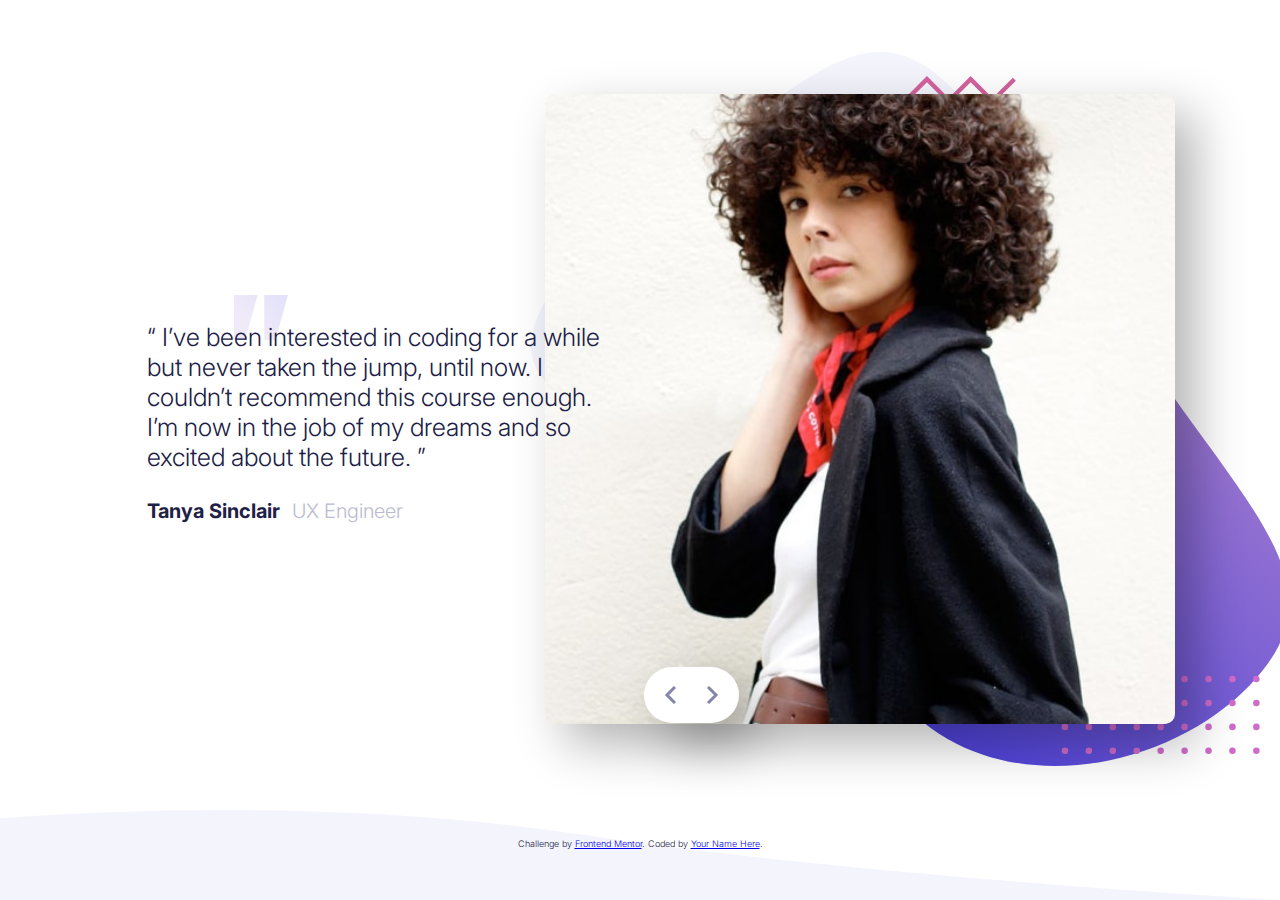
<file: index.html>
<!DOCTYPE html>
<html lang="en">
<head>
  <meta charset="UTF-8">
  <meta name="viewport" content="width=device-width, initial-scale=1.0"> <!-- displays site properly based on user's device -->

  <link rel="icon" type="image/png" sizes="32x32" href="./images/favicon-32x32.png">
  
  <title>Frontend Mentor | Coding Bootcamp Testimonials Slider</title>


  <link href="https://fonts.googleapis.com/css2?family=Inter:wght@300;500;700&display=swap" rel="stylesheet">
  <link rel="stylesheet" href="./assets/style/style.css">
</head>
<body>

<div class="wrap">
  <div class="photo-wrap">
<img class="photo" src="./images/image-tanya.jpg" alt="Tanya Sinclair Portrait">
<img class="photo" src="./images/image-john.jpg" alt="John Trakpor Portrait" style="display:none;">

<div class="nav">
<div class="prev"><img src="./images/icon-prev.svg" alt="previous button"></div>
<div class="next"><img src="./images/icon-next.svg" alt="next button"></div>
</div>

</div>

<div class="content">
<div class="testimonial">
<span class="quote">
    “ I’ve been interested in coding for a while but never taken the jump, until now. 
  I couldn’t recommend this course enough. I’m now in the job of my dreams and so 
  excited about the future. ” 
</span>
  <div class="person">
   <span class="name">
      Tanya Sinclair
    </span>
  <span class="role">
    UX Engineer
  </span>
</div>
</div>

<div class="testimonial" style="display: none;">
<span class="quote">
  “ If you want to lay the best foundation possible I’d recommend taking this course. 
  The depth the instructors go into is incredible. I now feel so confident about 
  starting up as a professional developer. ”
</span>
<div class="person">
  <span class="name">
    John Tarkpor
  </span>
  <span class="role">
    Junior Front-end Developer
  </span>
</div>
</div>
</div>
</div>


  <div class="attribution">
    Challenge by <a href="https://www.frontendmentor.io?ref=challenge" target="_blank">Frontend Mentor</a>. 
    Coded by <a href="#">Your Name Here</a>.
  </div>

<script src="./assets/main/main.js"></script>
</body>
</html>
</file>
<file: assets/style/style.css>
html,
body {
  overflow-x: hidden;
}

body {
  position: relative;
  background-image: url("../../images/pattern-curve.svg");
  background-position: bottom;
  background-repeat: no-repeat;
  background-attachment: fixed;
  background-size: 100% 10%;
  color: hsl(240, 38%, 20%);
  font-family: "Inter", sans-serif;
  font-weight: 300;
  font-size: 2vh;
  text-align: center;
  height: 90vh;
  display: flex;
  align-items: center;
}

.photo {
  width: 70vw;
  height: auto;
  border-radius: 10px;
  box-shadow: 20px 20px 50px rgba(0, 0, 0, 0.3);
}

div.photo-wrap {
  display: flex;
  position: relative;
  justify-content: center;
  background-image: url("../../images/pattern-bg.svg");
  background-size: contain;
  background-repeat: no-repeat;
  background-position: center;
  padding: 10%;
}

.nav {
  display: float;
  position: absolute;
  left: 40%;
  top: 85%;
  padding: 13px 10px;
  background-color: white;
  border-radius: 50px;
  box-shadow: 20px 20px 50px rgba(0, 0, 0, 0.3);
  cursor: pointer;
}

.nav > * {
  display: inline;
  position: relative;
  padding: 10px 10px 10px 10px;
  -webkit-touch-callout: none; /*IOS Safari */
  -webkit-user-select: none; /*Safari*/
  -khtml-user-select: none; /*Konqueror HTML*/
  -moz-user-select: none; /*Old version of Firefox*/
  -ms-user-select: none; /*Internet Explorer/Edge*/
  -user-select: none;
}

.prev {
  padding-right: 12px;
}

.next {
  padding-left: 12px;
}

.next {
  padding-left: 12px;
}

div.testimonial {
  background-image: url("../../images/pattern-quotes.svg");
  background-size: 10%;
  background-repeat: no-repeat;
  background-position: top;
}

.quote {
  display: block;
  padding: 3vh;
}

.name {
  display: block;
  font-weight:700;
  padding:0;
  margin: 0;
}

.role {
  display: block;
  color: hsl(240, 18%, 77%);
}

.attribution {
  position: fixed;
  bottom: 0px;
  min-width: 100vw;
  text-align: center;
  padding-top: 50px;
  font-size: xx-small;
  margin-top: auto;
  flex-shrink: 0;
}

@media all and (min-width: 600px) {
  .photo {
    width: 50vh;
  }

  body {
    font-size: 3vh;
    display: inline;
  }

  .attribution {
    position: static;
  }
}
@media all and (min-width: 1000px) {
  body {
    font-size: 25px;
    text-align: left;
  }

  .wrap {
    display: flex;
    flex-direction: row-reverse;
    align-items: center;
    justify-content: center;
  }

  .photo {
    width: 70vh;
    position: relative;
    right: 50px;
  }

  div.photo-wrap {
    padding: 5%;
  }

  .quote {
    position: relative;
    left: 10vw;
    width: 37vw;
  }

  div.person {
    display: flex;
    position: relative;
    left: 10vw;
    min-width: 40vw;
    justify-content: flex-start;
    font-size: 20px;
    padding-left: 3vh;
  }

  div.person > * {
    padding-right: 1vw;
  }

  .nav {
    display: float;
    position: absolute;
    left: 15%;
    top: 84%;
    padding: 13px 10px;
    background-color: white;
    border-radius: 50px;
    box-shadow: 20px 20px 50px rgba(0, 0, 0, 0.3);
    cursor: pointer;
  }
}
</file>
